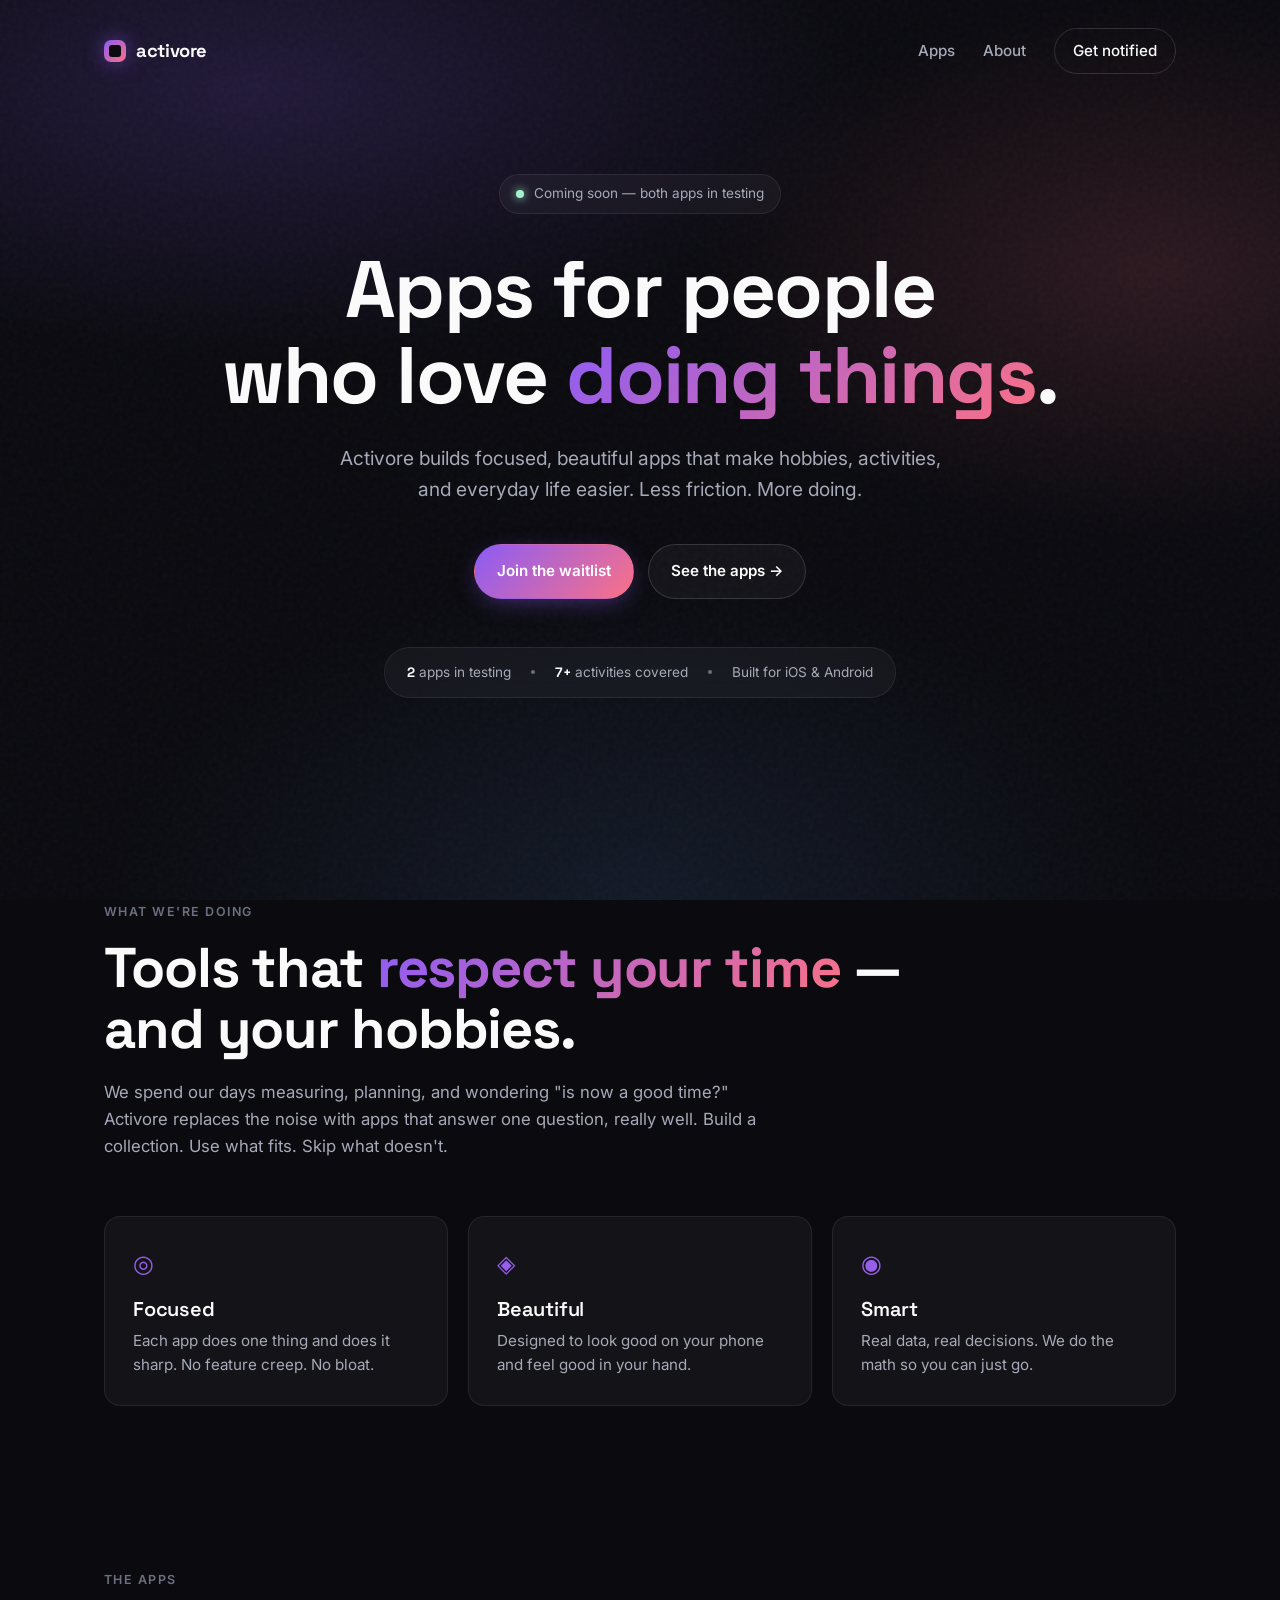
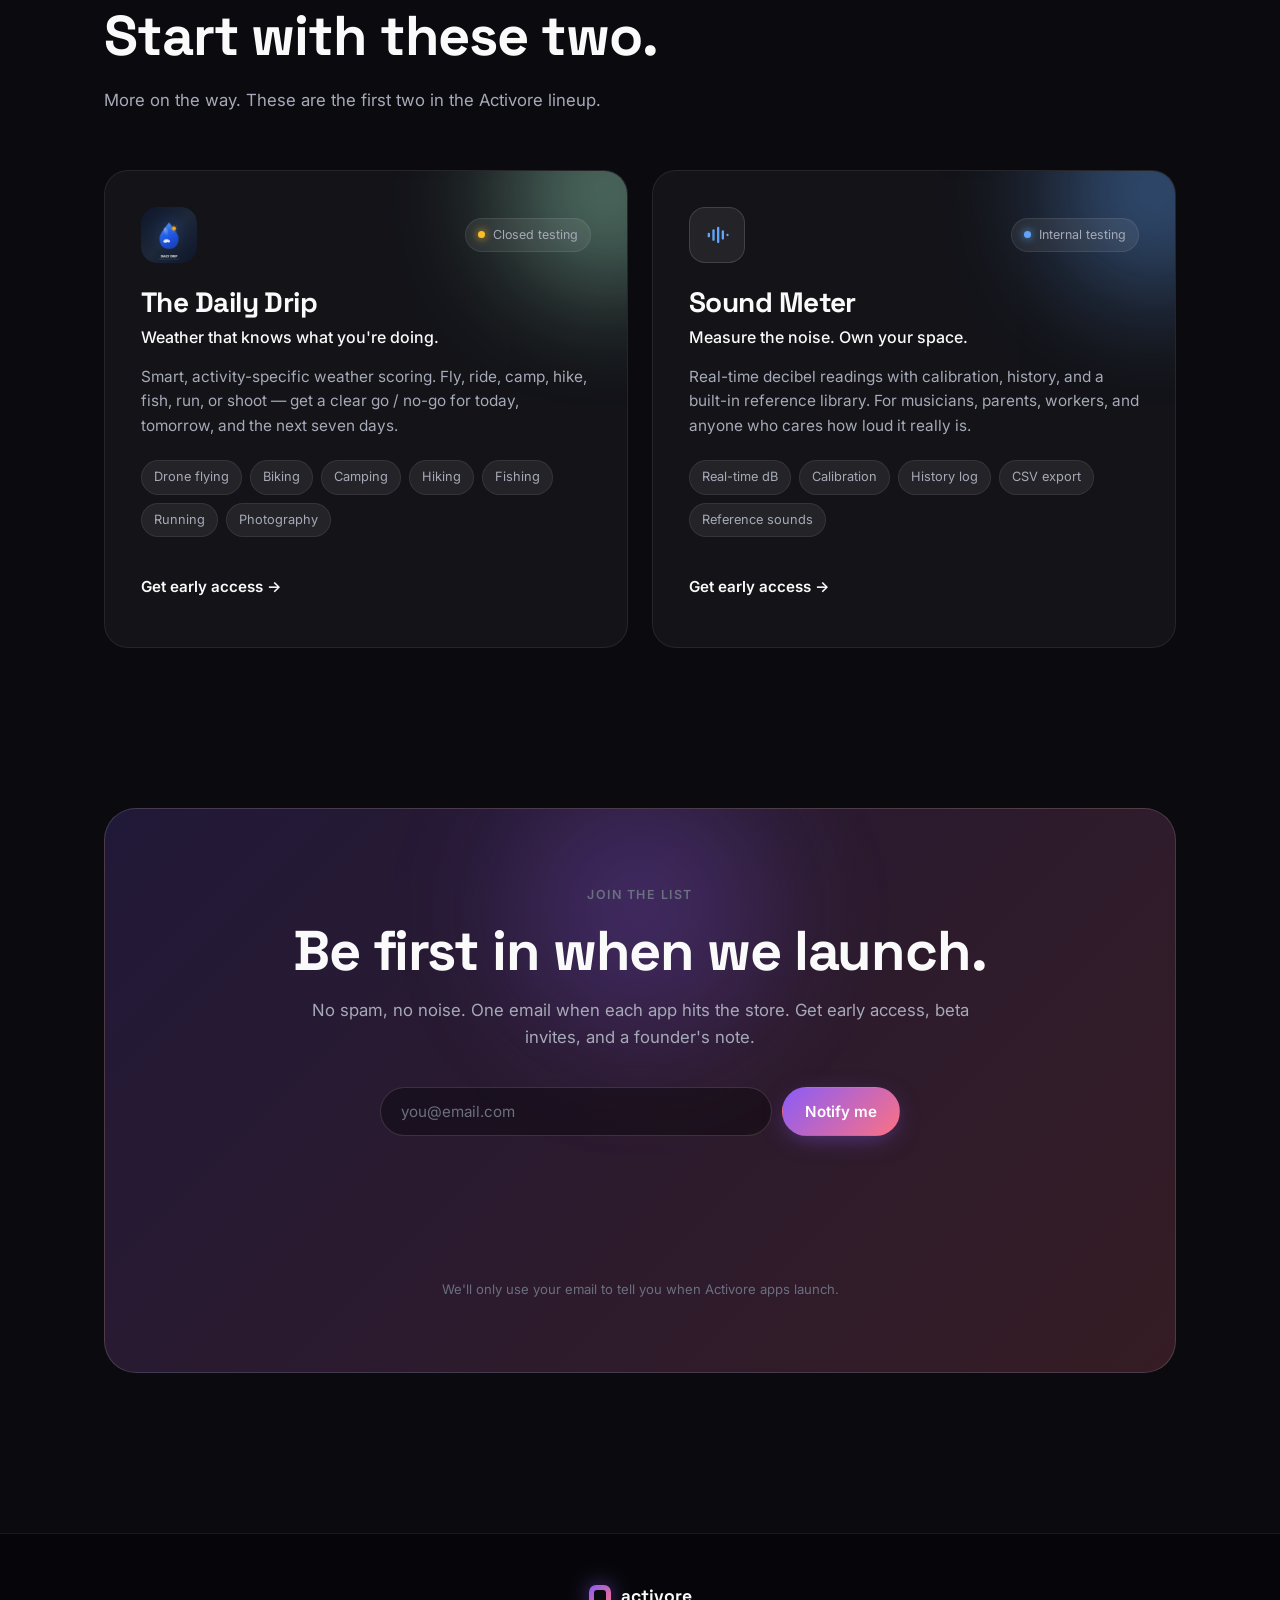
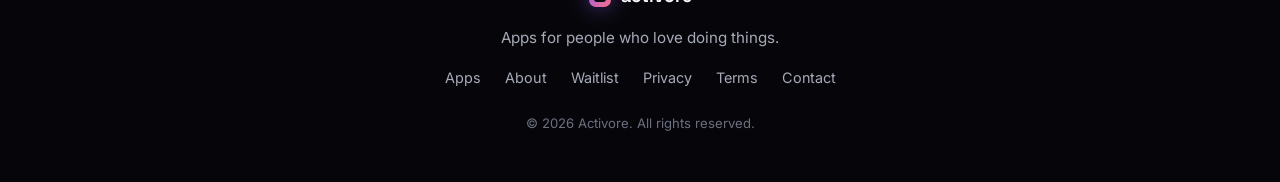
<file: index.html>
<!DOCTYPE html>
<html lang="en">
<head>
  <meta charset="UTF-8" />
  <meta name="viewport" content="width=device-width, initial-scale=1.0" />
  <meta name="theme-color" content="#0A0A0F" />

  <title>Activore — Apps for people who love doing things</title>
  <meta name="description" content="Activore builds focused, beautiful apps that make hobbies, activities, and everyday life easier. The Daily Drip, Sound Meter, and more — coming soon." />
  <meta name="robots" content="index,follow" />
  <meta name="author" content="Activore" />
  <meta name="msvalidate.01" content="4D73E6579E24163E1D8692CB56E6EE2D" />
  <link rel="canonical" href="https://activore.app/" />

  <!-- Open Graph -->
  <meta property="og:site_name" content="Activore" />
  <meta property="og:title" content="Activore — Apps for people who love doing things" />
  <meta property="og:description" content="Focused, beautiful apps for hobbies, activities, and everyday life. The Daily Drip and Sound Meter are launching soon. Join the waitlist." />
  <meta property="og:type" content="website" />
  <meta property="og:url" content="https://activore.app/" />
  <meta property="og:image" content="https://activore.app/assets/og.svg" />
  <meta property="og:image:width" content="1200" />
  <meta property="og:image:height" content="630" />
  <meta property="og:image:alt" content="Activore — Apps for people who love doing things" />

  <!-- Twitter -->
  <meta name="twitter:card" content="summary_large_image" />
  <meta name="twitter:title" content="Activore — Apps for people who love doing things" />
  <meta name="twitter:description" content="Focused, beautiful apps for hobbies, activities, and everyday life. Join the waitlist." />
  <meta name="twitter:image" content="https://activore.app/assets/og.svg" />

  <!-- Schema.org -->
  <script type="application/ld+json">
  {
    "@context": "https://schema.org",
    "@type": "Organization",
    "name": "Activore",
    "url": "https://activore.app/",
    "logo": "https://activore.app/assets/favicon.svg",
    "description": "Activore is an independent app studio building focused tools for hobbies, activities, and everyday life.",
    "email": "info@activore.app",
    "sameAs": []
  }
  </script>

  <link rel="icon" type="image/svg+xml" href="assets/favicon.svg" />
  <link rel="preconnect" href="https://fonts.googleapis.com" />
  <link rel="preconnect" href="https://fonts.gstatic.com" crossorigin />
  <link href="https://fonts.googleapis.com/css2?family=Space+Grotesk:wght@400;500;600;700&family=Inter:wght@400;500;600;700&display=swap" rel="stylesheet" />

  <link rel="stylesheet" href="styles.css" />

  <!-- Cloudflare Turnstile (anti-bot for waitlist form) -->
  <script src="https://challenges.cloudflare.com/turnstile/v0/api.js" async defer></script>
</head>
<body>

  <div class="bg-gradient" aria-hidden="true"></div>
  <div class="bg-grain" aria-hidden="true"></div>

  <header class="nav">
    <a href="#" class="logo">
      <span class="logo-mark" aria-hidden="true"></span>
      <span class="logo-text">activore</span>
    </a>
    <nav class="nav-links" aria-label="Primary">
      <a href="#apps">Apps</a>
      <a href="#about">About</a>
      <a href="#waitlist" class="btn btn-ghost">Get notified</a>
    </nav>
  </header>

  <main>

    <section class="hero">
      <div class="chip">
        <span class="chip-dot"></span>
        Coming soon — both apps in testing
      </div>

      <h1 class="hero-title">
        Apps for people<br />
        who love <span class="grad-text">doing things</span>.
      </h1>

      <p class="hero-sub">
        Activore builds focused, beautiful apps that make hobbies, activities, and everyday life easier. Less friction. More doing.
      </p>

      <div class="hero-cta">
        <a href="#waitlist" class="btn btn-primary">Join the waitlist</a>
        <a href="#apps" class="btn btn-secondary">See the apps →</a>
      </div>

      <div class="hero-meta">
        <div class="meta-item"><strong>2</strong> apps in testing</div>
        <div class="meta-dot"></div>
        <div class="meta-item"><strong>7+</strong> activities covered</div>
        <div class="meta-dot"></div>
        <div class="meta-item">Built for iOS &amp; Android</div>
      </div>
    </section>

    <section class="about" id="about">
      <div class="section-label">What we're doing</div>
      <h2 class="section-title">
        Tools that <span class="grad-text">respect your time</span> — and your hobbies.
      </h2>
      <p class="section-body">
        We spend our days measuring, planning, and wondering "is now a good time?" Activore replaces the noise with apps that answer one question, really well. Build a collection. Use what fits. Skip what doesn't.
      </p>

      <div class="pillars">
        <div class="pillar">
          <div class="pillar-icon" aria-hidden="true">◎</div>
          <h3>Focused</h3>
          <p>Each app does one thing and does it sharp. No feature creep. No bloat.</p>
        </div>
        <div class="pillar">
          <div class="pillar-icon" aria-hidden="true">◈</div>
          <h3>Beautiful</h3>
          <p>Designed to look good on your phone and feel good in your hand.</p>
        </div>
        <div class="pillar">
          <div class="pillar-icon" aria-hidden="true">◉</div>
          <h3>Smart</h3>
          <p>Real data, real decisions. We do the math so you can just go.</p>
        </div>
      </div>
    </section>

    <section class="apps" id="apps">
      <div class="section-label">The apps</div>
      <h2 class="section-title">Start with these two.</h2>
      <p class="section-body">More on the way. These are the first two in the Activore lineup.</p>

      <div class="app-grid">

        <article class="app-card app-drip">
          <header class="app-head">
            <div class="app-icon app-icon-img" aria-hidden="true">
              <img src="assets/daily-drip-icon.png" alt="" />
            </div>
            <div class="app-status">
              <span class="status-dot status-dot-amber"></span>
              Closed testing
            </div>
          </header>
          <h3 class="app-name">The Daily Drip</h3>
          <p class="app-tagline">Weather that knows what you're doing.</p>
          <p class="app-desc">
            Smart, activity-specific weather scoring. Fly, ride, camp, hike, fish, run, or shoot — get a clear go / no-go for today, tomorrow, and the next seven days.
          </p>
          <ul class="app-tags">
            <li>Drone flying</li>
            <li>Biking</li>
            <li>Camping</li>
            <li>Hiking</li>
            <li>Fishing</li>
            <li>Running</li>
            <li>Photography</li>
          </ul>
          <a href="#waitlist" class="app-cta">Get early access →</a>
        </article>

        <article class="app-card app-sound">
          <header class="app-head">
            <div class="app-icon" aria-hidden="true">
              <svg viewBox="0 0 48 48" fill="none" xmlns="http://www.w3.org/2000/svg">
                <rect x="8" y="20" width="4" height="8" rx="2" fill="currentColor"/>
                <rect x="16" y="14" width="4" height="20" rx="2" fill="currentColor"/>
                <rect x="24" y="10" width="4" height="28" rx="2" fill="currentColor"/>
                <rect x="32" y="16" width="4" height="16" rx="2" fill="currentColor"/>
                <rect x="40" y="22" width="4" height="4" rx="2" fill="currentColor"/>
              </svg>
            </div>
            <div class="app-status">
              <span class="status-dot status-dot-blue"></span>
              Internal testing
            </div>
          </header>
          <h3 class="app-name">Sound Meter</h3>
          <p class="app-tagline">Measure the noise. Own your space.</p>
          <p class="app-desc">
            Real-time decibel readings with calibration, history, and a built-in reference library. For musicians, parents, workers, and anyone who cares how loud it really is.
          </p>
          <ul class="app-tags">
            <li>Real-time dB</li>
            <li>Calibration</li>
            <li>History log</li>
            <li>CSV export</li>
            <li>Reference sounds</li>
          </ul>
          <a href="#waitlist" class="app-cta">Get early access →</a>
        </article>

      </div>
    </section>

    <section class="waitlist" id="waitlist">
      <div class="waitlist-card">
        <div class="section-label">Join the list</div>
        <h2 class="section-title">Be first in when we launch.</h2>
        <p class="section-body">
          No spam, no noise. One email when each app hits the store. Get early access, beta invites, and a founder's note.
        </p>

        <form class="waitlist-form" id="waitlistForm" novalidate>
          <div class="waitlist-row">
            <label class="visually-hidden" for="email">Email address</label>
            <input
              id="email"
              type="email"
              name="email"
              placeholder="you@email.com"
              autocomplete="email"
              required
            />
            <button type="submit" class="btn btn-primary">Notify me</button>
          </div>
          <div class="cf-turnstile waitlist-turnstile"
               data-sitekey="0x4AAAAAADDck32EZZ3Rfv9V"
               data-theme="dark"
               data-size="flexible"></div>
        </form>
        <div class="form-message" id="formMessage" role="status" aria-live="polite"></div>

        <p class="waitlist-fine">
          We'll only use your email to tell you when Activore apps launch.
        </p>
      </div>
    </section>

  </main>

  <footer class="footer">
    <div class="footer-inner">
      <div class="footer-brand">
        <span class="logo-mark" aria-hidden="true"></span>
        <span class="logo-text">activore</span>
      </div>
      <p class="footer-tag">Apps for people who love doing things.</p>
      <div class="footer-links">
        <a href="#apps">Apps</a>
        <a href="#about">About</a>
        <a href="#waitlist">Waitlist</a>
        <a href="/privacy.html">Privacy</a>
        <a href="/terms.html">Terms</a>
        <a href="mailto:info@activore.app">Contact</a>
      </div>
      <p class="footer-copy">© <span id="year"></span> Activore. All rights reserved.</p>
    </div>
  </footer>

  <script src="script.js" defer></script>
  <!-- Cloudflare Web Analytics is auto-injected for sites on the Cloudflare network. No snippet needed. -->
</body>
</html>
</file>
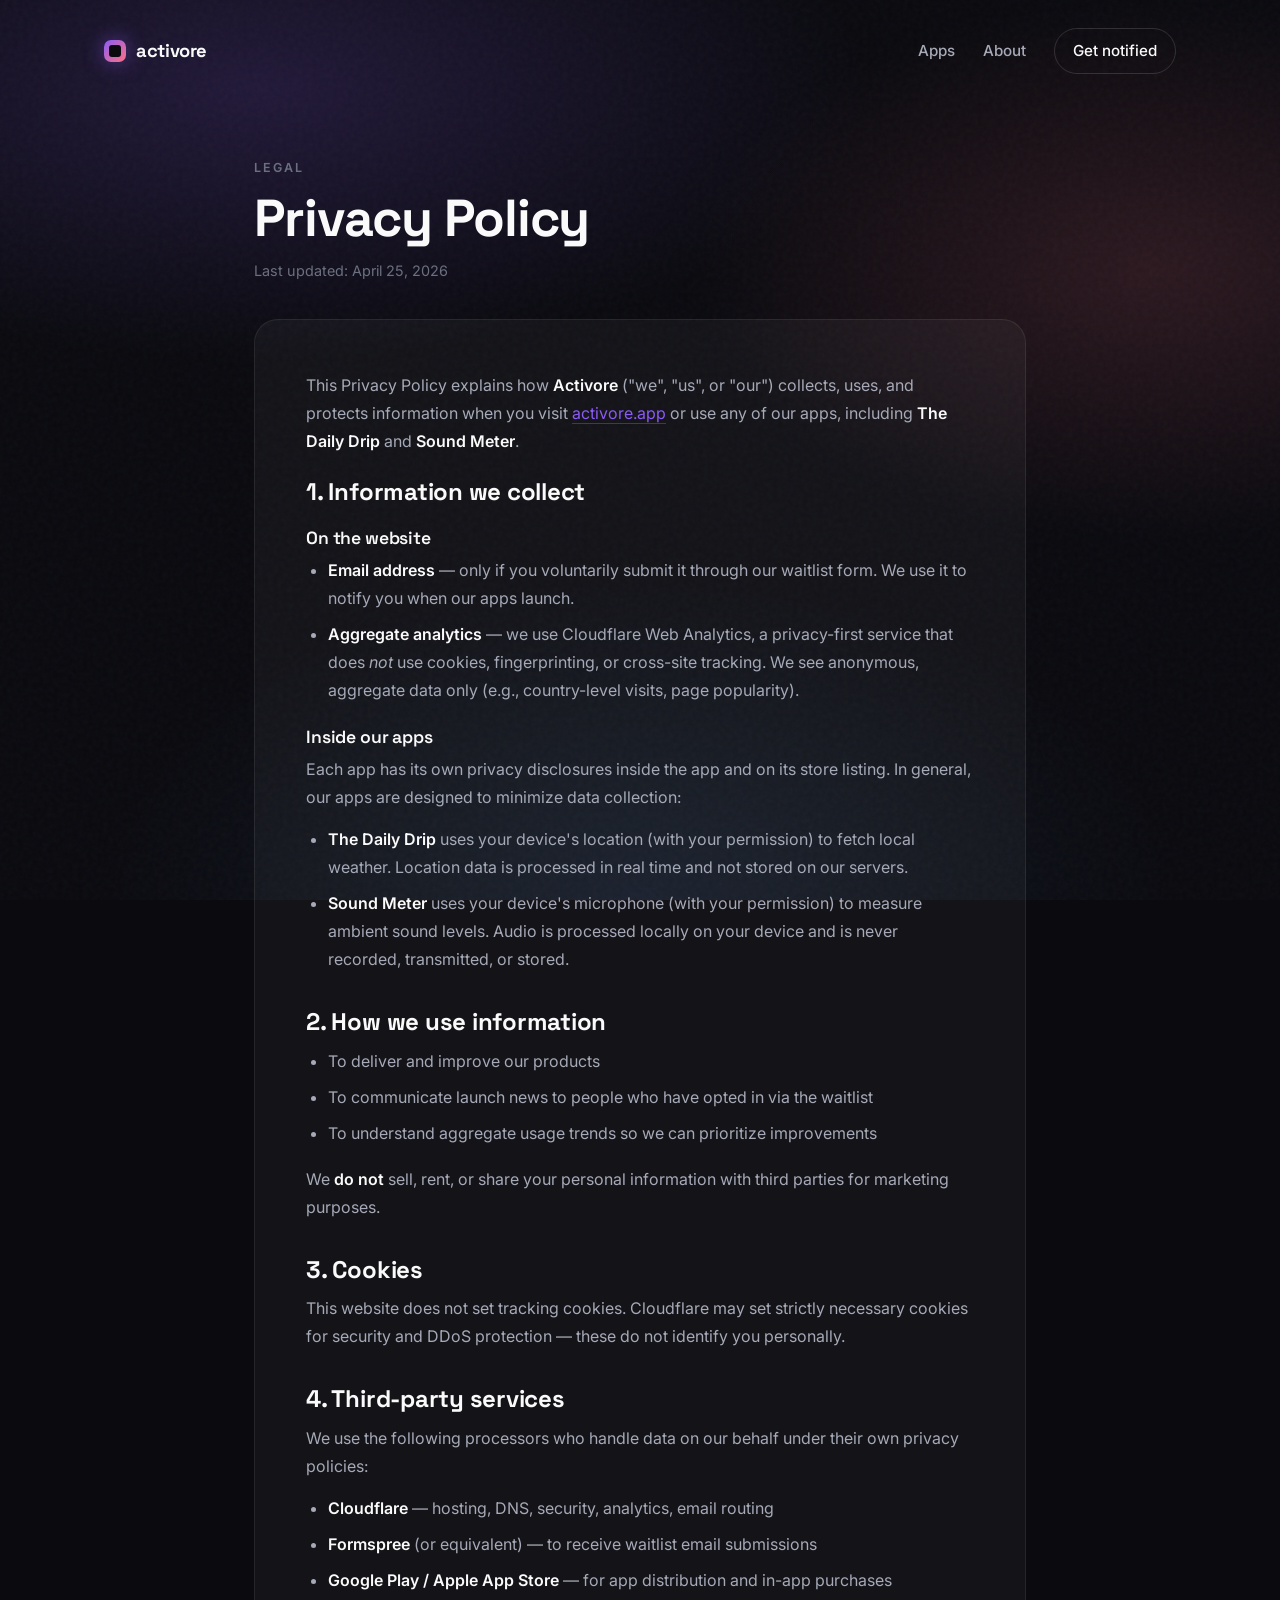
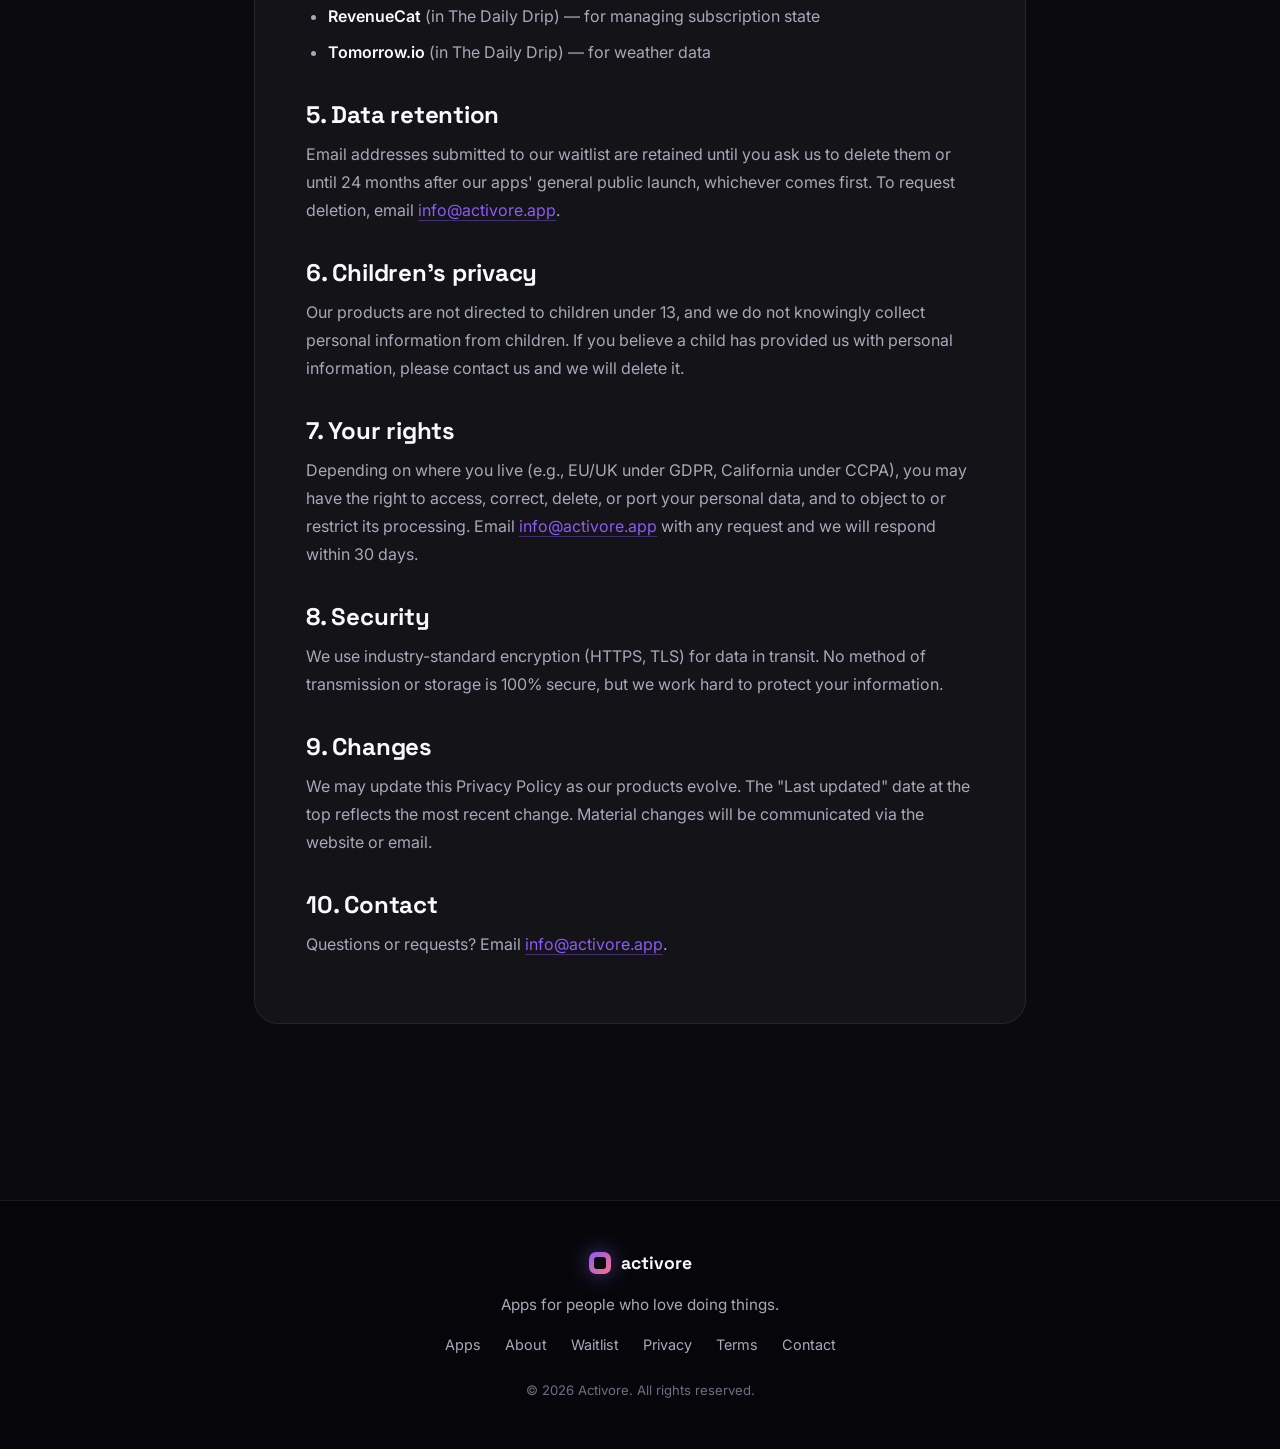
<file: privacy.html>
<!DOCTYPE html>
<html lang="en">
<head>
  <meta charset="UTF-8" />
  <meta name="viewport" content="width=device-width, initial-scale=1.0" />
  <meta name="theme-color" content="#0A0A0F" />
  <title>Privacy Policy — Activore</title>
  <meta name="description" content="How Activore handles your data across our apps and website." />
  <meta name="robots" content="index,follow" />

  <link rel="icon" type="image/svg+xml" href="assets/favicon.svg" />
  <link rel="preconnect" href="https://fonts.googleapis.com" />
  <link rel="preconnect" href="https://fonts.gstatic.com" crossorigin />
  <link href="https://fonts.googleapis.com/css2?family=Space+Grotesk:wght@400;500;600;700&family=Inter:wght@400;500;600;700&display=swap" rel="stylesheet" />
  <link rel="stylesheet" href="styles.css" />
</head>
<body>

  <div class="bg-gradient" aria-hidden="true"></div>
  <div class="bg-grain" aria-hidden="true"></div>

  <header class="nav">
    <a href="/" class="logo">
      <span class="logo-mark" aria-hidden="true"></span>
      <span class="logo-text">activore</span>
    </a>
    <nav class="nav-links" aria-label="Primary">
      <a href="/#apps">Apps</a>
      <a href="/#about">About</a>
      <a href="/#waitlist" class="btn btn-ghost">Get notified</a>
    </nav>
  </header>

  <main class="legal">
    <p class="legal-eyebrow">Legal</p>
    <h1 class="legal-title">Privacy Policy</h1>
    <p class="legal-meta">Last updated: April 25, 2026</p>

    <div class="legal-card">
      <p>This Privacy Policy explains how <strong>Activore</strong> ("we", "us", or "our") collects, uses, and protects information when you visit <a href="https://activore.app">activore.app</a> or use any of our apps, including <strong>The Daily Drip</strong> and <strong>Sound Meter</strong>.</p>

      <h2>1. Information we collect</h2>

      <h3>On the website</h3>
      <ul>
        <li><strong>Email address</strong> — only if you voluntarily submit it through our waitlist form. We use it to notify you when our apps launch.</li>
        <li><strong>Aggregate analytics</strong> — we use Cloudflare Web Analytics, a privacy-first service that does <em>not</em> use cookies, fingerprinting, or cross-site tracking. We see anonymous, aggregate data only (e.g., country-level visits, page popularity).</li>
      </ul>

      <h3>Inside our apps</h3>
      <p>Each app has its own privacy disclosures inside the app and on its store listing. In general, our apps are designed to minimize data collection:</p>
      <ul>
        <li><strong>The Daily Drip</strong> uses your device's location (with your permission) to fetch local weather. Location data is processed in real time and not stored on our servers.</li>
        <li><strong>Sound Meter</strong> uses your device's microphone (with your permission) to measure ambient sound levels. Audio is processed locally on your device and is never recorded, transmitted, or stored.</li>
      </ul>

      <h2>2. How we use information</h2>
      <ul>
        <li>To deliver and improve our products</li>
        <li>To communicate launch news to people who have opted in via the waitlist</li>
        <li>To understand aggregate usage trends so we can prioritize improvements</li>
      </ul>
      <p>We <strong>do not</strong> sell, rent, or share your personal information with third parties for marketing purposes.</p>

      <h2>3. Cookies</h2>
      <p>This website does not set tracking cookies. Cloudflare may set strictly necessary cookies for security and DDoS protection — these do not identify you personally.</p>

      <h2>4. Third-party services</h2>
      <p>We use the following processors who handle data on our behalf under their own privacy policies:</p>
      <ul>
        <li><strong>Cloudflare</strong> — hosting, DNS, security, analytics, email routing</li>
        <li><strong>Formspree</strong> (or equivalent) — to receive waitlist email submissions</li>
        <li><strong>Google Play / Apple App Store</strong> — for app distribution and in-app purchases</li>
        <li><strong>RevenueCat</strong> (in The Daily Drip) — for managing subscription state</li>
        <li><strong>Tomorrow.io</strong> (in The Daily Drip) — for weather data</li>
      </ul>

      <h2>5. Data retention</h2>
      <p>Email addresses submitted to our waitlist are retained until you ask us to delete them or until 24 months after our apps' general public launch, whichever comes first. To request deletion, email <a href="mailto:info@activore.app">info@activore.app</a>.</p>

      <h2>6. Children's privacy</h2>
      <p>Our products are not directed to children under 13, and we do not knowingly collect personal information from children. If you believe a child has provided us with personal information, please contact us and we will delete it.</p>

      <h2>7. Your rights</h2>
      <p>Depending on where you live (e.g., EU/UK under GDPR, California under CCPA), you may have the right to access, correct, delete, or port your personal data, and to object to or restrict its processing. Email <a href="mailto:info@activore.app">info@activore.app</a> with any request and we will respond within 30 days.</p>

      <h2>8. Security</h2>
      <p>We use industry-standard encryption (HTTPS, TLS) for data in transit. No method of transmission or storage is 100% secure, but we work hard to protect your information.</p>

      <h2>9. Changes</h2>
      <p>We may update this Privacy Policy as our products evolve. The "Last updated" date at the top reflects the most recent change. Material changes will be communicated via the website or email.</p>

      <h2>10. Contact</h2>
      <p>Questions or requests? Email <a href="mailto:info@activore.app">info@activore.app</a>.</p>
    </div>
  </main>

  <footer class="footer">
    <div class="footer-inner">
      <div class="footer-brand">
        <span class="logo-mark" aria-hidden="true"></span>
        <span class="logo-text">activore</span>
      </div>
      <p class="footer-tag">Apps for people who love doing things.</p>
      <div class="footer-links">
        <a href="/#apps">Apps</a>
        <a href="/#about">About</a>
        <a href="/#waitlist">Waitlist</a>
        <a href="/privacy.html">Privacy</a>
        <a href="/terms.html">Terms</a>
        <a href="mailto:info@activore.app">Contact</a>
      </div>
      <p class="footer-copy">© <span id="year"></span> Activore. All rights reserved.</p>
    </div>
  </footer>

  <script src="script.js" defer></script>
</body>
</html>
</file>
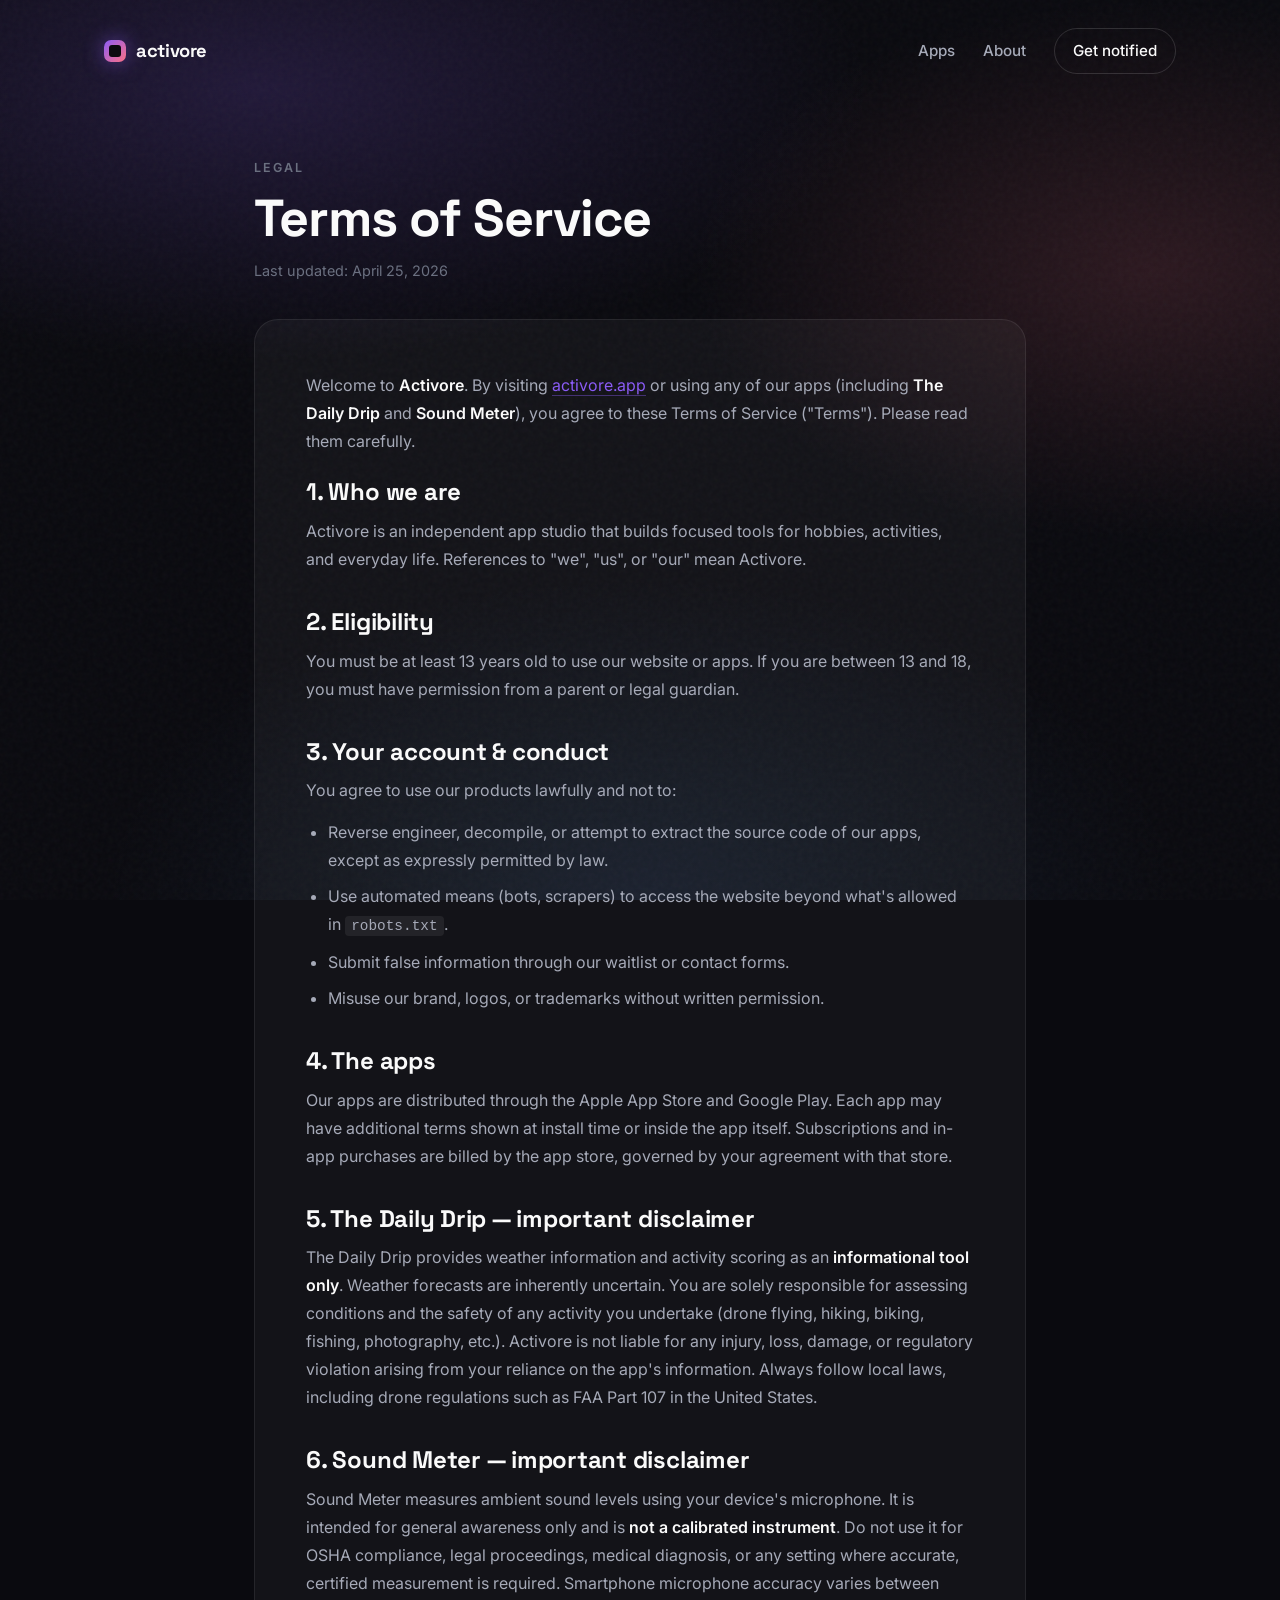
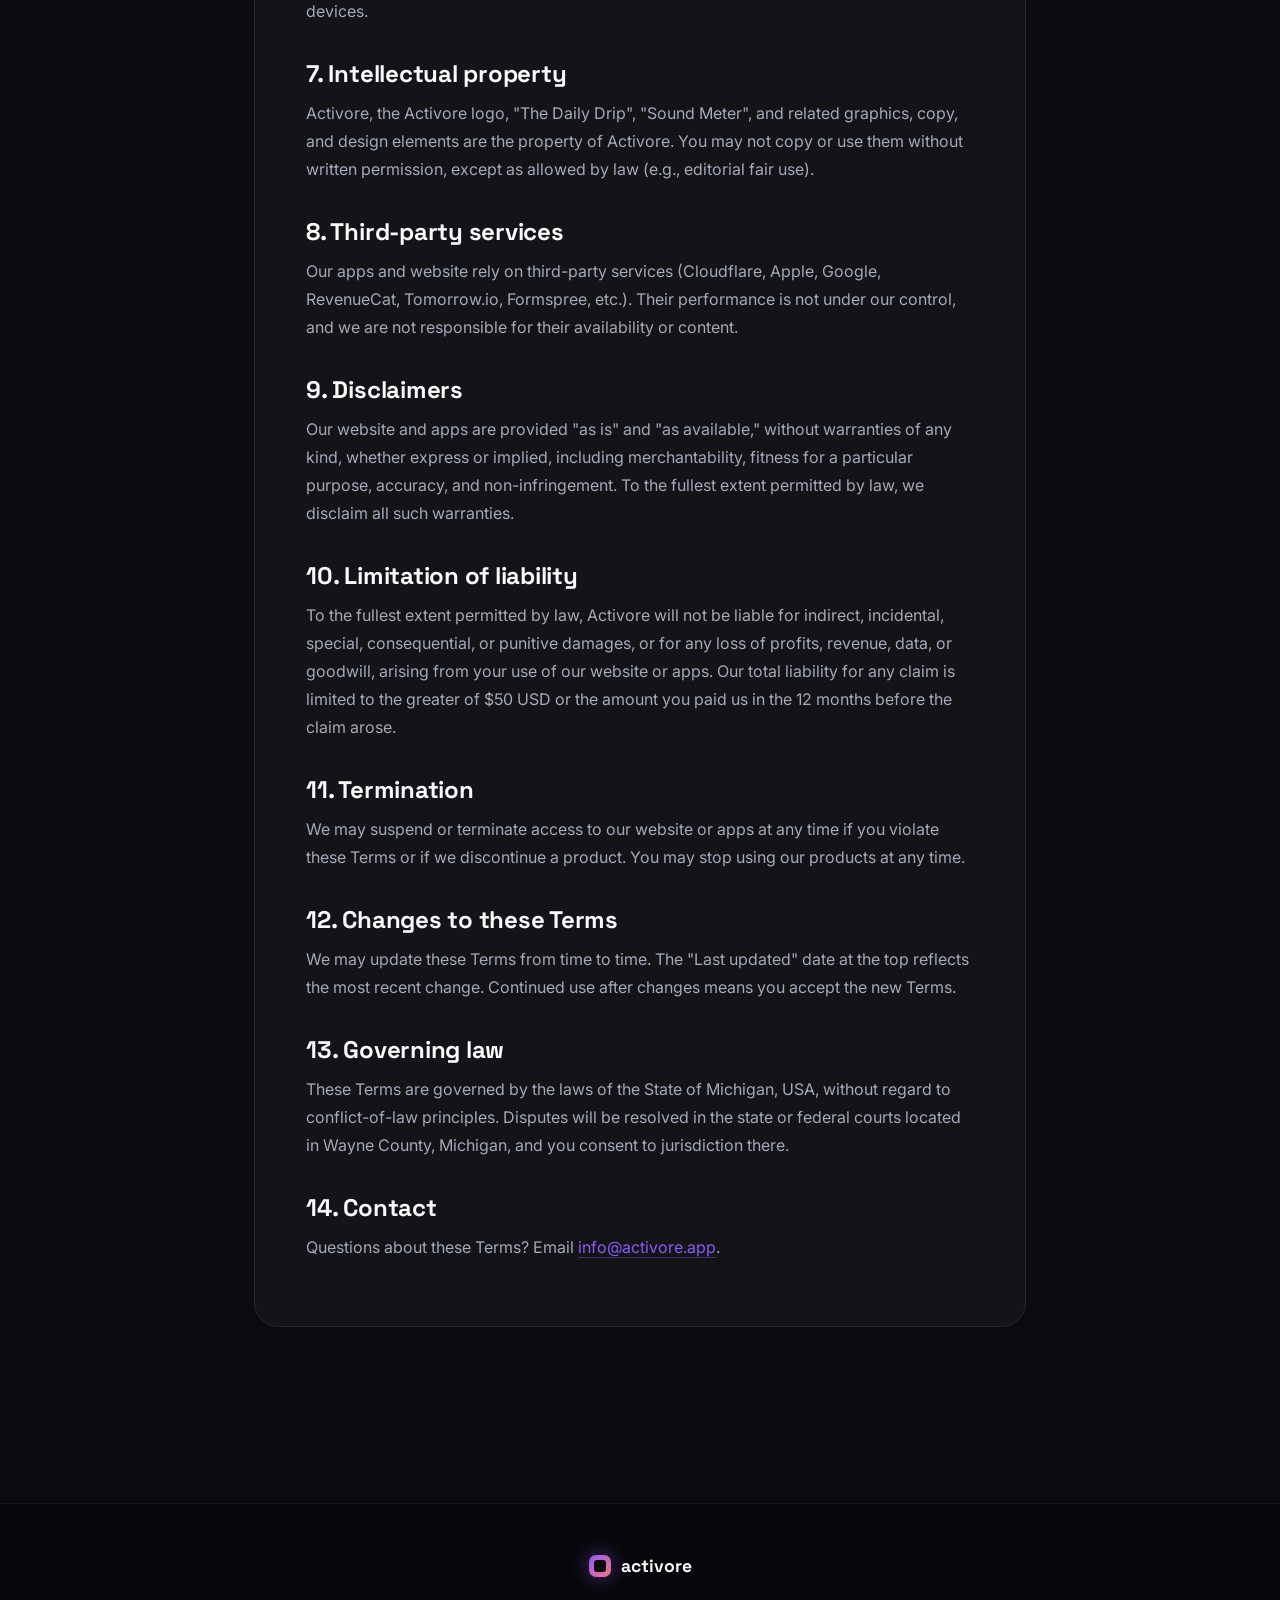
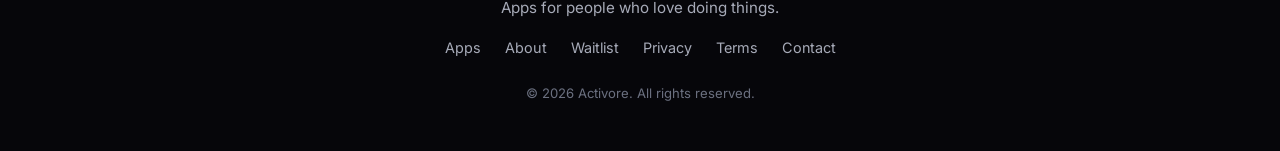
<file: terms.html>
<!DOCTYPE html>
<html lang="en">
<head>
  <meta charset="UTF-8" />
  <meta name="viewport" content="width=device-width, initial-scale=1.0" />
  <meta name="theme-color" content="#0A0A0F" />
  <title>Terms of Service — Activore</title>
  <meta name="description" content="The terms governing your use of Activore's website and apps." />
  <meta name="robots" content="index,follow" />

  <link rel="icon" type="image/svg+xml" href="assets/favicon.svg" />
  <link rel="preconnect" href="https://fonts.googleapis.com" />
  <link rel="preconnect" href="https://fonts.gstatic.com" crossorigin />
  <link href="https://fonts.googleapis.com/css2?family=Space+Grotesk:wght@400;500;600;700&family=Inter:wght@400;500;600;700&display=swap" rel="stylesheet" />
  <link rel="stylesheet" href="styles.css" />
</head>
<body>

  <div class="bg-gradient" aria-hidden="true"></div>
  <div class="bg-grain" aria-hidden="true"></div>

  <header class="nav">
    <a href="/" class="logo">
      <span class="logo-mark" aria-hidden="true"></span>
      <span class="logo-text">activore</span>
    </a>
    <nav class="nav-links" aria-label="Primary">
      <a href="/#apps">Apps</a>
      <a href="/#about">About</a>
      <a href="/#waitlist" class="btn btn-ghost">Get notified</a>
    </nav>
  </header>

  <main class="legal">
    <p class="legal-eyebrow">Legal</p>
    <h1 class="legal-title">Terms of Service</h1>
    <p class="legal-meta">Last updated: April 25, 2026</p>

    <div class="legal-card">
      <p>Welcome to <strong>Activore</strong>. By visiting <a href="https://activore.app">activore.app</a> or using any of our apps (including <strong>The Daily Drip</strong> and <strong>Sound Meter</strong>), you agree to these Terms of Service ("Terms"). Please read them carefully.</p>

      <h2>1. Who we are</h2>
      <p>Activore is an independent app studio that builds focused tools for hobbies, activities, and everyday life. References to "we", "us", or "our" mean Activore.</p>

      <h2>2. Eligibility</h2>
      <p>You must be at least 13 years old to use our website or apps. If you are between 13 and 18, you must have permission from a parent or legal guardian.</p>

      <h2>3. Your account &amp; conduct</h2>
      <p>You agree to use our products lawfully and not to:</p>
      <ul>
        <li>Reverse engineer, decompile, or attempt to extract the source code of our apps, except as expressly permitted by law.</li>
        <li>Use automated means (bots, scrapers) to access the website beyond what's allowed in <code>robots.txt</code>.</li>
        <li>Submit false information through our waitlist or contact forms.</li>
        <li>Misuse our brand, logos, or trademarks without written permission.</li>
      </ul>

      <h2>4. The apps</h2>
      <p>Our apps are distributed through the Apple App Store and Google Play. Each app may have additional terms shown at install time or inside the app itself. Subscriptions and in-app purchases are billed by the app store, governed by your agreement with that store.</p>

      <h2>5. The Daily Drip — important disclaimer</h2>
      <p>The Daily Drip provides weather information and activity scoring as an <strong>informational tool only</strong>. Weather forecasts are inherently uncertain. You are solely responsible for assessing conditions and the safety of any activity you undertake (drone flying, hiking, biking, fishing, photography, etc.). Activore is not liable for any injury, loss, damage, or regulatory violation arising from your reliance on the app's information. Always follow local laws, including drone regulations such as FAA Part 107 in the United States.</p>

      <h2>6. Sound Meter — important disclaimer</h2>
      <p>Sound Meter measures ambient sound levels using your device's microphone. It is intended for general awareness only and is <strong>not a calibrated instrument</strong>. Do not use it for OSHA compliance, legal proceedings, medical diagnosis, or any setting where accurate, certified measurement is required. Smartphone microphone accuracy varies between devices.</p>

      <h2>7. Intellectual property</h2>
      <p>Activore, the Activore logo, "The Daily Drip", "Sound Meter", and related graphics, copy, and design elements are the property of Activore. You may not copy or use them without written permission, except as allowed by law (e.g., editorial fair use).</p>

      <h2>8. Third-party services</h2>
      <p>Our apps and website rely on third-party services (Cloudflare, Apple, Google, RevenueCat, Tomorrow.io, Formspree, etc.). Their performance is not under our control, and we are not responsible for their availability or content.</p>

      <h2>9. Disclaimers</h2>
      <p>Our website and apps are provided "as is" and "as available," without warranties of any kind, whether express or implied, including merchantability, fitness for a particular purpose, accuracy, and non-infringement. To the fullest extent permitted by law, we disclaim all such warranties.</p>

      <h2>10. Limitation of liability</h2>
      <p>To the fullest extent permitted by law, Activore will not be liable for indirect, incidental, special, consequential, or punitive damages, or for any loss of profits, revenue, data, or goodwill, arising from your use of our website or apps. Our total liability for any claim is limited to the greater of $50 USD or the amount you paid us in the 12 months before the claim arose.</p>

      <h2>11. Termination</h2>
      <p>We may suspend or terminate access to our website or apps at any time if you violate these Terms or if we discontinue a product. You may stop using our products at any time.</p>

      <h2>12. Changes to these Terms</h2>
      <p>We may update these Terms from time to time. The "Last updated" date at the top reflects the most recent change. Continued use after changes means you accept the new Terms.</p>

      <h2>13. Governing law</h2>
      <p>These Terms are governed by the laws of the State of Michigan, USA, without regard to conflict-of-law principles. Disputes will be resolved in the state or federal courts located in Wayne County, Michigan, and you consent to jurisdiction there.</p>

      <h2>14. Contact</h2>
      <p>Questions about these Terms? Email <a href="mailto:info@activore.app">info@activore.app</a>.</p>
    </div>
  </main>

  <footer class="footer">
    <div class="footer-inner">
      <div class="footer-brand">
        <span class="logo-mark" aria-hidden="true"></span>
        <span class="logo-text">activore</span>
      </div>
      <p class="footer-tag">Apps for people who love doing things.</p>
      <div class="footer-links">
        <a href="/#apps">Apps</a>
        <a href="/#about">About</a>
        <a href="/#waitlist">Waitlist</a>
        <a href="/privacy.html">Privacy</a>
        <a href="/terms.html">Terms</a>
        <a href="mailto:info@activore.app">Contact</a>
      </div>
      <p class="footer-copy">© <span id="year"></span> Activore. All rights reserved.</p>
    </div>
  </footer>

  <script src="script.js" defer></script>
</body>
</html>
</file>
<file: styles.css>
/* ==========================================================================
   Activore — brand styles
   Dark-mode default. Gradient accents. Designed to feel premium and Gen Z.
   ========================================================================== */

:root {
  --bg:        #0A0A0F;
  --bg-2:     #0F0F17;
  --surface:   rgba(255, 255, 255, 0.04);
  --surface-2: rgba(255, 255, 255, 0.07);
  --border:    rgba(255, 255, 255, 0.08);
  --border-2:  rgba(255, 255, 255, 0.14);

  --text:      #FAFAFA;
  --text-dim:  #A6AAB8;
  --text-muted:#6B7080;

  --accent-1:  #8B5CF6;   /* electric violet */
  --accent-2:  #FB7185;   /* coral */
  --accent-3:  #A7F3D0;   /* mint (active) */
  --accent-4:  #60A5FA;   /* sky (sound) */

  --grad: linear-gradient(135deg, #8B5CF6 0%, #FB7185 100%);
  --grad-soft: linear-gradient(135deg, rgba(139,92,246,0.18), rgba(251,113,133,0.18));

  --radius-sm: 10px;
  --radius-md: 16px;
  --radius-lg: 24px;
  --radius-xl: 32px;

  --shadow-card: 0 10px 40px -10px rgba(0,0,0,0.6);
  --shadow-glow: 0 0 80px -20px rgba(139,92,246,0.5);

  --font-display: 'Space Grotesk', system-ui, -apple-system, sans-serif;
  --font-body:    'Inter', system-ui, -apple-system, sans-serif;

  --container: 1120px;
}

* { box-sizing: border-box; }

html { scroll-behavior: smooth; }

body {
  margin: 0;
  font-family: var(--font-body);
  font-size: 16px;
  line-height: 1.6;
  color: var(--text);
  background: var(--bg);
  -webkit-font-smoothing: antialiased;
  -moz-osx-font-smoothing: grayscale;
  overflow-x: hidden;
  min-height: 100vh;
  position: relative;
}

/* ---- Background FX ---- */
.bg-gradient {
  position: fixed;
  inset: 0;
  z-index: -2;
  background:
    radial-gradient(ellipse 80% 50% at 20% 10%, rgba(139,92,246,0.18), transparent 60%),
    radial-gradient(ellipse 60% 50% at 90% 30%, rgba(251,113,133,0.14), transparent 60%),
    radial-gradient(ellipse 70% 60% at 50% 100%, rgba(96,165,250,0.10), transparent 60%),
    var(--bg);
  pointer-events: none;
}

.bg-grain {
  position: fixed;
  inset: 0;
  z-index: -1;
  pointer-events: none;
  opacity: 0.035;
  background-image: url("data:image/svg+xml,%3Csvg viewBox='0 0 200 200' xmlns='http://www.w3.org/2000/svg'%3E%3Cfilter id='n'%3E%3CfeTurbulence type='fractalNoise' baseFrequency='0.9' numOctaves='3'/%3E%3C/filter%3E%3Crect width='100%25' height='100%25' filter='url(%23n)'/%3E%3C/svg%3E");
}

/* ---- Typography ---- */
h1, h2, h3 {
  font-family: var(--font-display);
  font-weight: 700;
  letter-spacing: -0.02em;
  line-height: 1.08;
  margin: 0;
}
h1 { font-size: clamp(2.5rem, 7vw, 5rem); }
h2 { font-size: clamp(2rem, 5vw, 3.5rem); }
h3 { font-size: 1.25rem; font-weight: 600; letter-spacing: -0.01em; }
p  { margin: 0; }

a { color: inherit; text-decoration: none; }

.grad-text {
  background: var(--grad);
  -webkit-background-clip: text;
  background-clip: text;
  -webkit-text-fill-color: transparent;
  color: transparent;
}

.visually-hidden {
  position: absolute !important;
  clip: rect(1px,1px,1px,1px);
  width: 1px; height: 1px;
  overflow: hidden;
}

/* ---- Buttons ---- */
.btn {
  display: inline-flex;
  align-items: center;
  justify-content: center;
  gap: 8px;
  padding: 14px 22px;
  border-radius: 999px;
  font-family: var(--font-body);
  font-weight: 600;
  font-size: 0.95rem;
  cursor: pointer;
  border: 1px solid transparent;
  transition: transform 0.15s ease, box-shadow 0.2s ease, background 0.2s ease;
  white-space: nowrap;
}
.btn-primary {
  background: var(--grad);
  color: #fff;
  box-shadow: 0 6px 24px -6px rgba(139,92,246,0.5);
}
.btn-primary:hover {
  transform: translateY(-2px);
  box-shadow: 0 10px 32px -6px rgba(251,113,133,0.5);
}
.btn-secondary {
  background: var(--surface);
  color: var(--text);
  border-color: var(--border-2);
}
.btn-secondary:hover {
  background: var(--surface-2);
  transform: translateY(-2px);
}
.btn-ghost {
  background: transparent;
  color: var(--text);
  padding: 10px 18px;
  border: 1px solid var(--border-2);
  font-size: 0.9rem;
}
.btn-ghost:hover { background: var(--surface); }

/* ---- Nav ---- */
.nav {
  max-width: var(--container);
  margin: 0 auto;
  padding: 28px 24px;
  display: flex;
  align-items: center;
  justify-content: space-between;
  position: relative;
  z-index: 10;
}
.logo {
  display: inline-flex;
  align-items: center;
  gap: 10px;
  font-family: var(--font-display);
  font-weight: 700;
  font-size: 1.15rem;
  letter-spacing: -0.02em;
}
.logo-mark {
  width: 22px;
  height: 22px;
  border-radius: 7px;
  background: var(--grad);
  box-shadow: 0 0 20px rgba(139,92,246,0.5);
  position: relative;
}
.logo-mark::after {
  content: '';
  position: absolute;
  inset: 5px;
  border-radius: 3px;
  background: var(--bg);
}
.nav-links { display: flex; align-items: center; gap: 28px; }
.nav-links a {
  color: var(--text-dim);
  font-weight: 500;
  font-size: 0.95rem;
  transition: color 0.15s ease;
}
.nav-links a:hover { color: var(--text); }
.nav-links .btn-ghost { color: var(--text); }

/* ---- Hero ---- */
.hero {
  max-width: var(--container);
  margin: 0 auto;
  padding: 72px 24px 120px;
  text-align: center;
}
.chip {
  display: inline-flex;
  align-items: center;
  gap: 10px;
  padding: 8px 16px;
  border-radius: 999px;
  background: var(--surface);
  border: 1px solid var(--border);
  font-size: 0.85rem;
  color: var(--text-dim);
  margin-bottom: 32px;
  backdrop-filter: blur(10px);
}
.chip-dot {
  width: 8px; height: 8px;
  border-radius: 50%;
  background: var(--accent-3);
  box-shadow: 0 0 10px var(--accent-3);
  animation: pulse 2s ease-in-out infinite;
}
@keyframes pulse {
  0%, 100% { opacity: 1; }
  50% { opacity: 0.4; }
}
.hero-title {
  margin-bottom: 24px;
}
.hero-sub {
  max-width: 620px;
  margin: 0 auto 40px;
  font-size: clamp(1.05rem, 1.5vw, 1.2rem);
  color: var(--text-dim);
  line-height: 1.6;
}
.hero-cta {
  display: flex;
  gap: 14px;
  justify-content: center;
  flex-wrap: wrap;
  margin-bottom: 48px;
}
.hero-meta {
  display: inline-flex;
  align-items: center;
  gap: 20px;
  padding: 14px 22px;
  background: var(--surface);
  border: 1px solid var(--border);
  border-radius: 999px;
  font-size: 0.85rem;
  color: var(--text-dim);
  flex-wrap: wrap;
  justify-content: center;
  backdrop-filter: blur(10px);
}
.meta-item strong {
  color: var(--text);
  font-weight: 700;
  font-family: var(--font-display);
}
.meta-dot {
  width: 4px; height: 4px;
  background: var(--text-muted);
  border-radius: 50%;
}

/* ---- Sections ---- */
section {
  max-width: var(--container);
  margin: 0 auto;
  padding: 80px 24px;
}
.section-label {
  display: inline-block;
  font-size: 0.78rem;
  font-weight: 600;
  letter-spacing: 0.12em;
  text-transform: uppercase;
  color: var(--text-muted);
  margin-bottom: 16px;
}
.section-title {
  max-width: 800px;
  margin-bottom: 20px;
}
.section-body {
  max-width: 680px;
  color: var(--text-dim);
  font-size: 1.05rem;
  margin-bottom: 56px;
}

/* ---- About / Pillars ---- */
.about { text-align: left; }
.pillars {
  display: grid;
  grid-template-columns: repeat(auto-fit, minmax(240px, 1fr));
  gap: 20px;
}
.pillar {
  background: var(--surface);
  border: 1px solid var(--border);
  border-radius: var(--radius-md);
  padding: 28px;
  transition: transform 0.2s ease, border-color 0.2s ease, background 0.2s ease;
}
.pillar:hover {
  transform: translateY(-4px);
  border-color: var(--border-2);
  background: var(--surface-2);
}
.pillar-icon {
  font-size: 1.5rem;
  margin-bottom: 16px;
  background: var(--grad);
  -webkit-background-clip: text;
  background-clip: text;
  -webkit-text-fill-color: transparent;
}
.pillar h3 { margin-bottom: 8px; }
.pillar p { color: var(--text-dim); font-size: 0.95rem; }

/* ---- Apps ---- */
.app-grid {
  display: grid;
  grid-template-columns: repeat(auto-fit, minmax(320px, 1fr));
  gap: 24px;
}
.app-card {
  position: relative;
  background: var(--surface);
  border: 1px solid var(--border);
  border-radius: var(--radius-lg);
  padding: 36px;
  overflow: hidden;
  transition: transform 0.25s ease, border-color 0.25s ease, box-shadow 0.25s ease;
}
.app-card::before {
  content: '';
  position: absolute;
  top: -80px; right: -80px;
  width: 200px; height: 200px;
  border-radius: 50%;
  filter: blur(60px);
  opacity: 0.45;
  z-index: 0;
  transition: opacity 0.25s ease;
}
.app-drip::before { background: var(--accent-3); }
.app-sound::before { background: var(--accent-4); }
.app-card:hover {
  transform: translateY(-6px);
  border-color: var(--border-2);
  box-shadow: var(--shadow-card);
}
.app-card:hover::before { opacity: 0.65; }
.app-card > * { position: relative; z-index: 1; }

.app-head {
  display: flex;
  align-items: center;
  justify-content: space-between;
  margin-bottom: 24px;
}
.app-icon {
  width: 56px;
  height: 56px;
  border-radius: 16px;
  display: grid;
  place-items: center;
  background: var(--surface-2);
  border: 1px solid var(--border-2);
}
.app-icon svg { width: 28px; height: 28px; }
.app-drip .app-icon { color: var(--accent-3); }
.app-sound .app-icon { color: var(--accent-4); }
.app-icon-img { padding: 0; overflow: hidden; background: transparent; border: none; }
.app-icon-img img { width: 100%; height: 100%; object-fit: cover; border-radius: 15px; }

.app-status {
  display: inline-flex;
  align-items: center;
  gap: 8px;
  padding: 6px 12px;
  border-radius: 999px;
  background: var(--surface-2);
  border: 1px solid var(--border);
  font-size: 0.78rem;
  color: var(--text-dim);
}
.status-dot {
  width: 7px; height: 7px;
  border-radius: 50%;
  animation: pulse 2s ease-in-out infinite;
}
.status-dot-amber { background: #FBBF24; box-shadow: 0 0 8px #FBBF24; }
.status-dot-blue  { background: #60A5FA; box-shadow: 0 0 8px #60A5FA; }

.app-name {
  font-family: var(--font-display);
  font-size: 1.75rem;
  font-weight: 700;
  letter-spacing: -0.02em;
  margin-bottom: 8px;
}
.app-tagline {
  color: var(--text);
  font-weight: 500;
  margin-bottom: 14px;
}
.app-desc {
  color: var(--text-dim);
  font-size: 0.96rem;
  margin-bottom: 22px;
}
.app-tags {
  display: flex;
  flex-wrap: wrap;
  gap: 8px;
  list-style: none;
  margin: 0 0 28px;
  padding: 0;
}
.app-tags li {
  padding: 6px 12px;
  background: var(--surface-2);
  border: 1px solid var(--border);
  border-radius: 999px;
  font-size: 0.8rem;
  color: var(--text-dim);
}
.app-cta {
  display: inline-flex;
  align-items: center;
  gap: 6px;
  color: var(--text);
  font-weight: 600;
  font-size: 0.95rem;
  padding: 10px 0;
  border-bottom: 1px solid transparent;
  transition: border-color 0.2s ease, gap 0.2s ease;
}
.app-cta:hover {
  border-color: var(--text);
  gap: 10px;
}

/* ---- Waitlist ---- */
.waitlist-card {
  background: var(--grad-soft);
  border: 1px solid var(--border-2);
  border-radius: var(--radius-xl);
  padding: clamp(36px, 6vw, 72px);
  text-align: center;
  position: relative;
  overflow: hidden;
}
.waitlist-card::before {
  content: '';
  position: absolute;
  top: -100px; left: 50%;
  transform: translateX(-50%);
  width: 400px; height: 400px;
  background: radial-gradient(circle, rgba(139,92,246,0.3), transparent 70%);
  filter: blur(40px);
  z-index: 0;
}
.waitlist-card > * { position: relative; z-index: 1; }
.waitlist-card .section-title { margin: 0 auto 16px; }
.waitlist-card .section-body { margin: 0 auto 36px; }

.waitlist-form {
  max-width: 520px;
  margin: 0 auto;
  display: flex;
  flex-direction: column;
  gap: 14px;
}
.waitlist-row {
  display: flex;
  gap: 10px;
  flex-wrap: wrap;
}
.waitlist-turnstile {
  display: flex;
  justify-content: center;
  min-height: 65px;
}
.waitlist-form input[type="email"] {
  flex: 1;
  min-width: 200px;
  padding: 14px 20px;
  border-radius: 999px;
  background: rgba(0,0,0,0.35);
  border: 1px solid var(--border-2);
  color: var(--text);
  font-family: var(--font-body);
  font-size: 0.95rem;
  outline: none;
  transition: border-color 0.15s ease, background 0.15s ease;
}
.waitlist-form input[type="email"]::placeholder { color: var(--text-muted); }
.waitlist-form input[type="email"]:focus {
  border-color: var(--accent-1);
  background: rgba(0,0,0,0.55);
}
.form-message {
  margin-top: 18px;
  font-size: 0.9rem;
  min-height: 22px;
  color: var(--accent-3);
}
.form-message.error { color: var(--accent-2); }
.waitlist-fine {
  margin-top: 24px;
  font-size: 0.82rem;
  color: var(--text-muted);
}

/* ---- Footer ---- */
.footer {
  margin-top: 80px;
  border-top: 1px solid var(--border);
  background: rgba(0,0,0,0.3);
}
.footer-inner {
  max-width: var(--container);
  margin: 0 auto;
  padding: 48px 24px;
  display: grid;
  gap: 16px;
  text-align: center;
}
.footer-brand {
  display: inline-flex;
  align-items: center;
  gap: 10px;
  font-family: var(--font-display);
  font-weight: 700;
  font-size: 1.1rem;
  justify-content: center;
}
.footer-tag { color: var(--text-dim); font-size: 0.95rem; }
.footer-links {
  display: flex;
  gap: 24px;
  justify-content: center;
  flex-wrap: wrap;
}
.footer-links a {
  color: var(--text-dim);
  font-size: 0.9rem;
  transition: color 0.15s ease;
}
.footer-links a:hover { color: var(--text); }
.footer-copy {
  color: var(--text-muted);
  font-size: 0.82rem;
  margin-top: 8px;
}

/* ---- Legal pages (privacy / terms) ---- */
.legal {
  max-width: 820px;
  margin: 0 auto;
  padding: 56px 24px 96px;
}
.legal-eyebrow {
  font-size: 0.78rem;
  font-weight: 600;
  letter-spacing: 0.16em;
  text-transform: uppercase;
  color: var(--text-muted);
  margin-bottom: 12px;
}
.legal-title {
  font-family: var(--font-display);
  font-size: clamp(2.25rem, 5vw, 3.25rem);
  font-weight: 700;
  letter-spacing: -0.02em;
  line-height: 1.1;
  margin: 0 0 12px;
}
.legal-meta {
  color: var(--text-muted);
  font-size: 0.9rem;
  margin-bottom: 36px;
}
.legal-card {
  background: var(--surface);
  border: 1px solid var(--border);
  border-radius: var(--radius-lg);
  padding: clamp(28px, 4vw, 56px);
  color: var(--text-dim);
  font-size: 1rem;
  line-height: 1.75;
}
.legal-card h2 {
  font-family: var(--font-display);
  font-size: 1.5rem;
  color: var(--text);
  margin: 36px 0 12px;
  letter-spacing: -0.01em;
}
.legal-card h2:first-of-type { margin-top: 24px; }
.legal-card h3 {
  font-family: var(--font-display);
  font-size: 1.1rem;
  color: var(--text);
  margin: 24px 0 8px;
  font-weight: 600;
}
.legal-card p { margin: 0 0 14px; }
.legal-card ul {
  margin: 0 0 18px;
  padding-left: 22px;
}
.legal-card li { margin-bottom: 8px; }
.legal-card a {
  color: var(--accent-1);
  border-bottom: 1px solid rgba(139,92,246,0.4);
  transition: color 0.15s ease, border-color 0.15s ease;
}
.legal-card a:hover {
  color: var(--accent-2);
  border-bottom-color: var(--accent-2);
}
.legal-card strong { color: var(--text); font-weight: 600; }
.legal-card code {
  font-family: ui-monospace, SFMono-Regular, Menlo, monospace;
  background: var(--surface-2);
  padding: 2px 6px;
  border-radius: 4px;
  font-size: 0.9em;
}

/* ---- Reveal animation ---- */
.reveal {
  opacity: 0;
  transform: translateY(20px);
  transition: opacity 0.7s ease, transform 0.7s ease;
}
.reveal.is-visible {
  opacity: 1;
  transform: none;
}

/* ---- Responsive ---- */
@media (max-width: 720px) {
  .nav-links { gap: 16px; }
  .nav-links a:not(.btn) { display: none; }
  .hero { padding: 48px 20px 80px; }
  section { padding: 56px 20px; }
  .hero-meta { font-size: 0.8rem; gap: 12px; padding: 12px 18px; }
  .app-card { padding: 28px; }
}

@media (prefers-reduced-motion: reduce) {
  * { animation: none !important; transition: none !important; }
  html { scroll-behavior: auto; }
}
</file>
